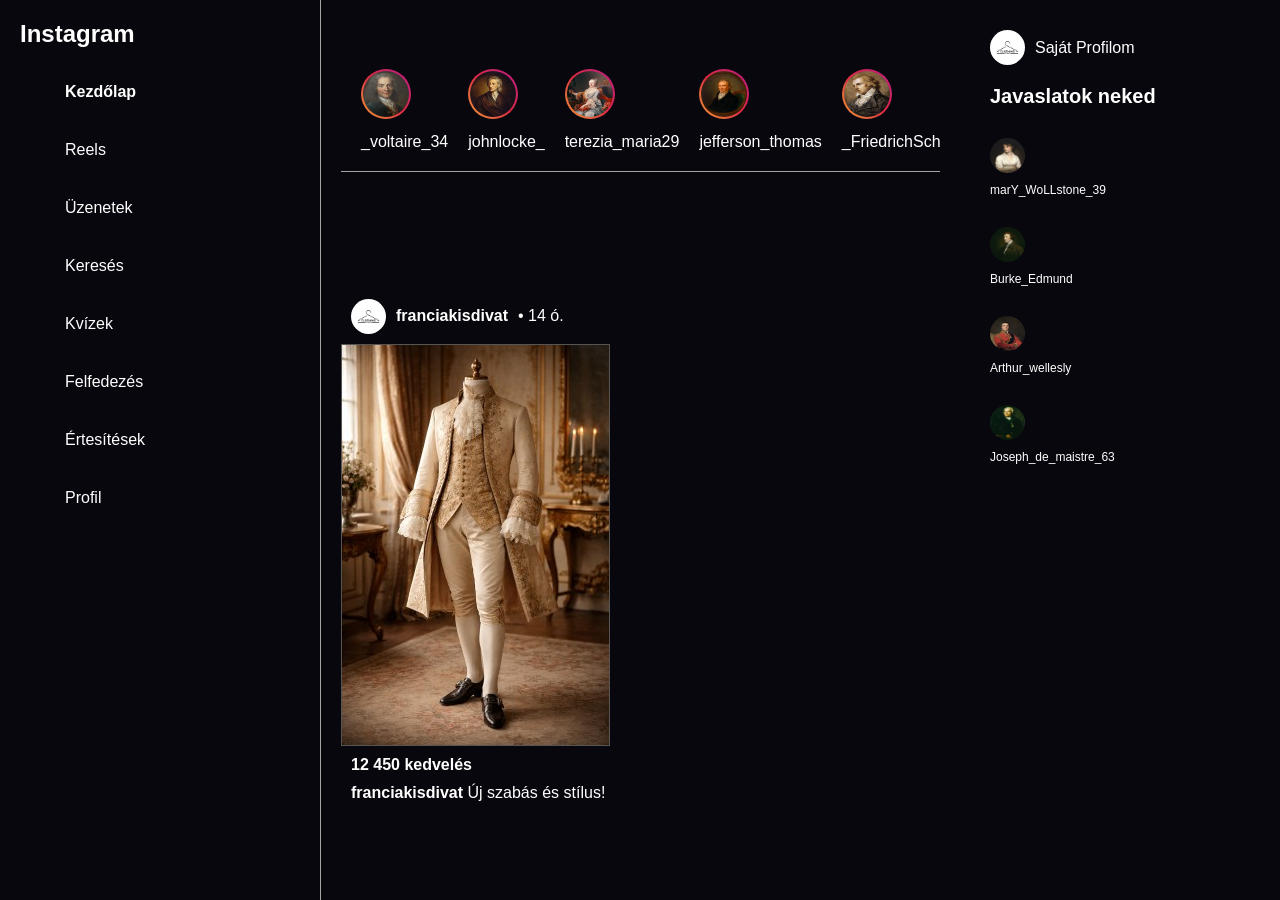
<file: index.html>
<!DOCTYPE html>
<html lang="hu">
<head>
    <meta charset="UTF-8">
    <meta name="description" content="Ez a weboldal egy csoportmunka keretében készült.">
    <meta name="keywords" content="csoportmunka, weboldal, HTML">
    <meta name="author" content="Papp Áron és Kiss Virág">
    <meta name="viewport" content="width=device-width, initial-scale=1.0">
    <title>Felvilágosodás | Csoportmunka</title>
    <link rel="shortcut icon" href="kepek/favicon.png" type="image/x-icon">
    <link rel="stylesheet" href="stilus.css">
    <link rel="stylesheet" href="alap.css">
    <link rel="stylesheet" href="nav.css">
    <link rel="stylesheet" href="reszponzivitas.css">
</head>
<body>
    <main>
         <nav>
            <h1>Instagram</h1>
            <ul>
                <li><a href="index.html"><b>Kezdőlap</b></a></li>
                <li><a href="#">Reels</a></li>
                <li><a href="uzenetek.html">Üzenetek</a></li>
                <li><a href="#">Keresés</a></li>
                <li><a href="kviz.html">Kvízek</a></li>
                <li><a href="#">Felfedezés</a></li>
                <li><a href="#">Értesítések</a></li>
                <li><a href="profil.html">Profil</a></li>
            </ul>
        </nav>

        <article>
            <div class="profilok">
                <div class="profil_golyo">
                    <div class="foryou"><div class="circle"><a href="voltaire.html"><img src="kepek/voltaire_600.jpg" alt="Voltaire"></a></div><span>_voltaire_34</span></div>
                    <div class="foryou"><div class="circle"><a href="johnlocke.html"><img src="kepek/JohnLocke_600.jpg" alt="John Locke"></a></div><span>johnlocke_</span></div>
                    <div class="foryou"><div class="circle"><a href="terezia.html"><img src="kepek/mariaterezia_600.jpg" alt="Tereziá Mária "></a></div><span>terezia_maria29</span></div>
                    <div class="foryou"><div class="circle"><a href="jefferzon.html"><img src="kepek/Thomas_600.jpg" alt="Tereziá Mária "></a></div><span>jefferson_thomas</span></div>
                    <div class="foryou"><div class="circle"><a href="friderich.html"><img src="kepek/Friedrich_600.jpg" alt="Tereziá Mária "></a></div><span>_FriedrichSchiller_</span></div>
                    <div class="foryou"><div class="circle"><a href="goethe.html"><img src="kepek/Johann_600.jpg" alt="Tereziá Mária "></a></div><span>Von_goethe</span></div>
                </div>
            </div>

            <section>
                <div class="profilnev">
                    <img src="kepek/profilpic_600.jpg" alt="főprofilkép">
                    <strong>franciakisdivat</strong> • 14 ó.
                </div>
                <div class="fokontent">
                    <img src="kepek/ferfiruha_600.jpg" alt="">
                </div>
                <div class="kedveles">
                    <p><b>12 450 kedvelés</b></p>
                    <p><b>franciakisdivat </b> Új szabás és stílus!</p>
                </div>
            </section>
        </article>

        <aside>
            <div class="aside-profil">
                <img src="kepek/profilpic_600.jpg" alt="főprofilkép">
                <span>Saját Profilom</span>
            </div>
            <div class="javasolt">
                <h2>Javaslatok neked</h2>
                <img src="kepek/Mary_600.jpg" alt="">
                <p>marY_WoLLstone_39</p>
                <img src="kepek/Edmund_600.jpg" alt="">
                <p>Burke_Edmund</p>
                <img src="kepek/Arthur_600.jpg" alt="">
                <p>Arthur_wellesly</p>
                <img src="kepek/Joseph_600.jpg" alt="">
                <p>Joseph_de_maistre_63</p>
            </div>
        </aside>
    </main>
</body>
</html>
</file>
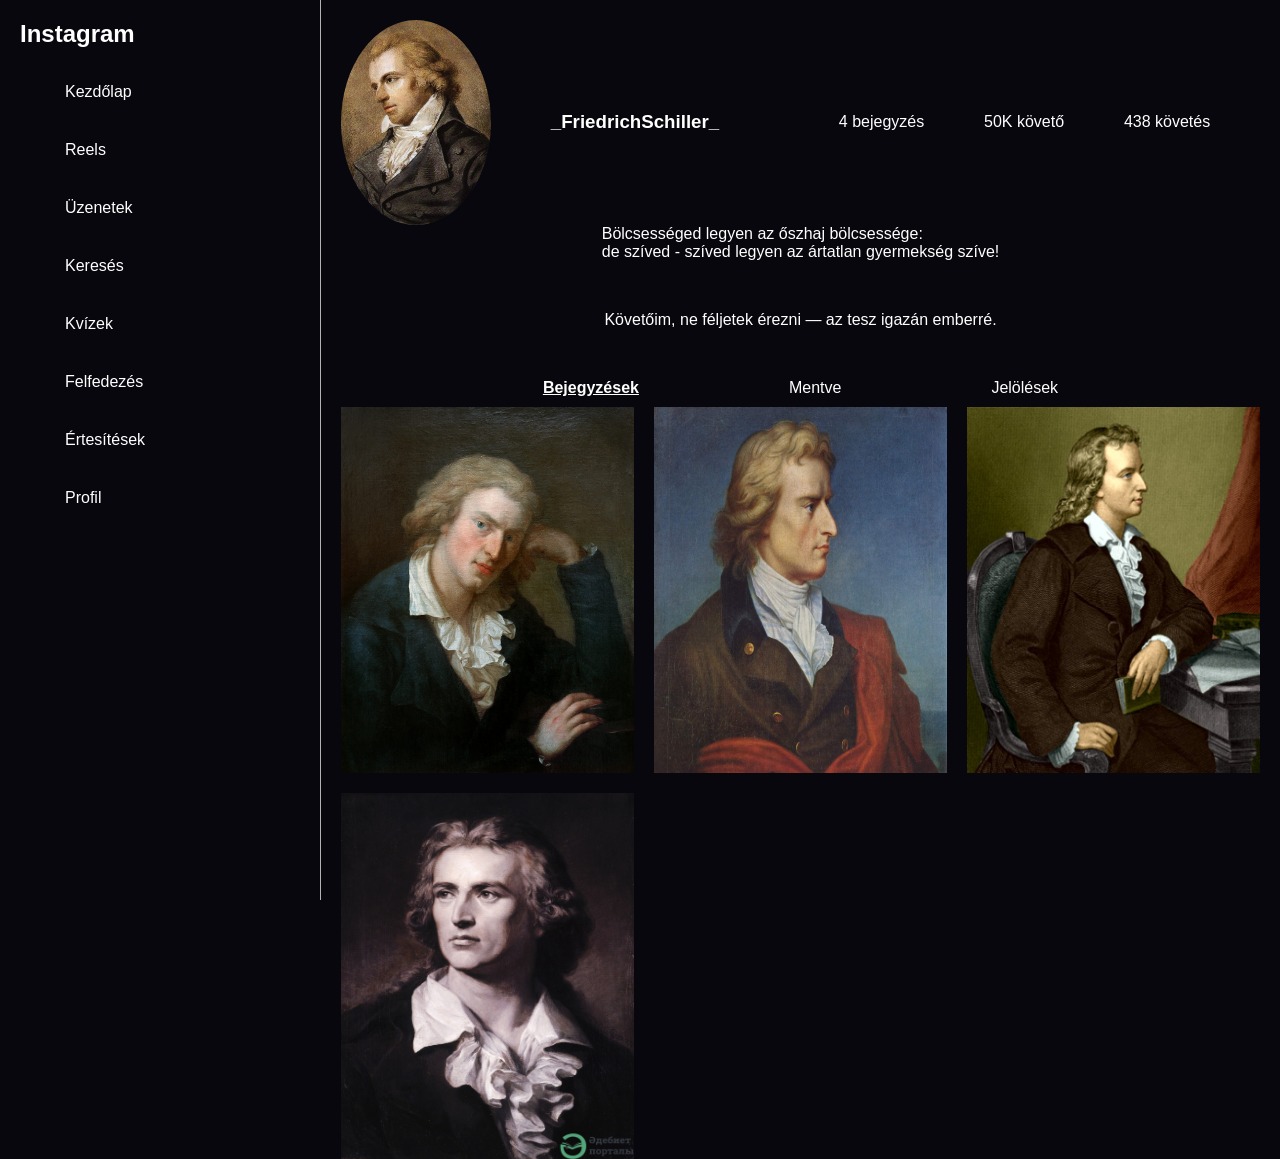
<file: friderich.html>
<!DOCTYPE html>
<html lang="hu">
<head>
    <meta charset="UTF-8">
    <meta name="description" content="Ez a weboldal egy csoportmunka keretében készült.">
    <meta name="keywords" content="csoportmunka, weboldal, HTML">
    <meta name="author" content="Papp Áron és Kiss Virág">
    <meta name="viewport" content="width=device-width, initial-scale=1.0">
    <title>Felvilágosodás | Csoportmunka</title>
    <link rel="shortcut icon" href="kepek/favicon.png" type="image/x-icon">
    <link rel="stylesheet" href="profil.css">
    <link rel="stylesheet" href="nav.css">
    <link rel="stylesheet" href="alap.css">
    <link rel="stylesheet" href="reszponzivitas.css">
</head>
<body>
    <main>
         <nav>
            <h1>Instagram</h1>
            <ul>
                <li><a href="index.html">Kezdőlap</a></li>
                <li><a href="#">Reels</a></li>
                <li><a href="uzenetek.html">Üzenetek</a></li>
                <li><a href="#">Keresés</a></li>
                <li><a href="kviz.html">Kvízek</a></li>
                <li><a href="#">Felfedezés</a></li>
                <li><a href="#">Értesítések</a></li>
                <li><a href="profil.html">Profil</a></li>
            </ul>
        </nav>
        <article>
            <div class="profilname">
                <img src="kepek/Friedrich_600.jpg" alt="profilpic">
                <h3>_FriedrichSchiller_</h3><br>
                <p>4 bejegyzés</p>
                <p>50K követő</p>
                <p>438 követés</p>
            </div>

            <div class="bio">
                <p>Bölcsességed legyen az őszhaj bölcsessége: <br>de szíved - szíved legyen az ártatlan gyermekség szíve!</p>
            </div>

            <div class="bio">
                <p>Követőim, ne féljetek érezni — az tesz igazán emberré.</p>
            </div>

            <div class="elnevezesek">
                <p><b><u>Bejegyzések</u></b></p>
                <p>Mentve</p>
                <p>Jelölések</p>
            </div>

            <div class="bejegyzesek">
                <img src="kepek/friderich_bejegyzes1.webp" alt="">
                <img src="kepek/friderich_bejegyzes2.webp" alt="">
                <img src="kepek/friderich_bejegyzes3.webp" alt="">
                <img src="kepek/friderich_bejegyzes4.webp" alt="">
            </div>
        </article>
    </main>
</body>
</html>
</file>
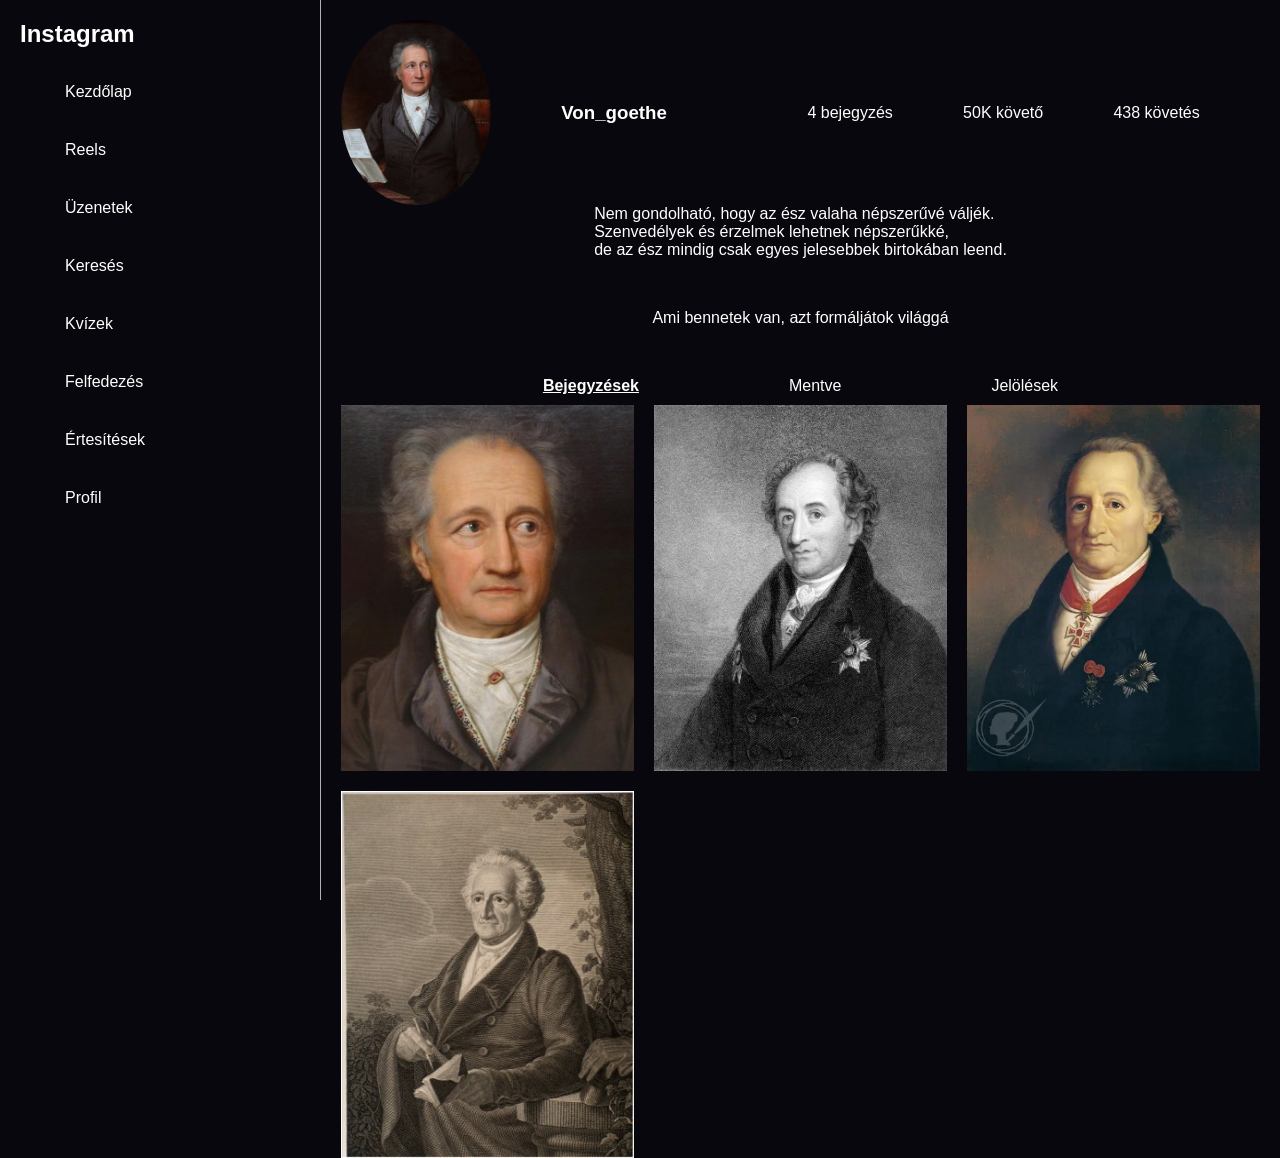
<file: goethe.html>
<!DOCTYPE html>
<html lang="hu">
<head>
    <meta charset="UTF-8">
    <meta name="description" content="Ez a weboldal egy csoportmunka keretében készült.">
    <meta name="keywords" content="csoportmunka, weboldal, HTML">
    <meta name="author" content="Papp Áron és Kiss Virág">
    <meta name="viewport" content="width=device-width, initial-scale=1.0">
    <title>Felvilágosodás | Csoportmunka</title>
    <link rel="shortcut icon" href="kepek/favicon.png" type="image/x-icon">
    <link rel="stylesheet" href="profil.css">
    <link rel="stylesheet" href="nav.css">
    <link rel="stylesheet" href="alap.css">
    <link rel="stylesheet" href="reszponzivitas.css">
</head>
<body>
    <main>
         <nav>
            <h1>Instagram</h1>
            <ul>
                <li><a href="index.html">Kezdőlap</a></li>
                <li><a href="#">Reels</a></li>
                <li><a href="uzenetek.html">Üzenetek</a></li>
                <li><a href="#">Keresés</a></li>
                <li><a href="kviz.html">Kvízek</a></li>
                <li><a href="#">Felfedezés</a></li>
                <li><a href="#">Értesítések</a></li>
                <li><a href="profil.html">Profil</a></li>
            </ul>
        </nav>
        <article>
            <div class="profilname">
                <img src="kepek/Johann_600.jpg" alt="profilpic">
                <h3>Von_goethe</h3><br>
                <p>4 bejegyzés</p>
                <p>50K követő</p>
                <p>438 követés</p>
            </div>

            <div class="bio">
                <p>Nem gondolható, hogy az ész valaha nép­szerűvé váljék. <br>Szenvedélyek és érzelmek lehetnek népszerűkké, <br>de az ész mindig csak egyes jelesebbek birtokában leend.</p>
            </div>

            <div class="bio">
                <p>Ami bennetek van, azt formáljátok világgá</p>
            </div>

            <div class="elnevezesek">
                <p><b><u>Bejegyzések</u></b></p>
                <p>Mentve</p>
                <p>Jelölések</p>
            </div>

            <div class="bejegyzesek">
                <img src="kepek/goethe_bejegyzes1_600.jpg" alt="">
                <img src="kepek/goethe_bejegyzes2.jpg" alt="">
                <img src="kepek/goethe_bejegyzes3.jpg" alt="">
                <img src="kepek/goethe_bejegyzes4_600.jpg" alt="">
            </div>
        </article>
    </main>
</body>
</html>
</file>
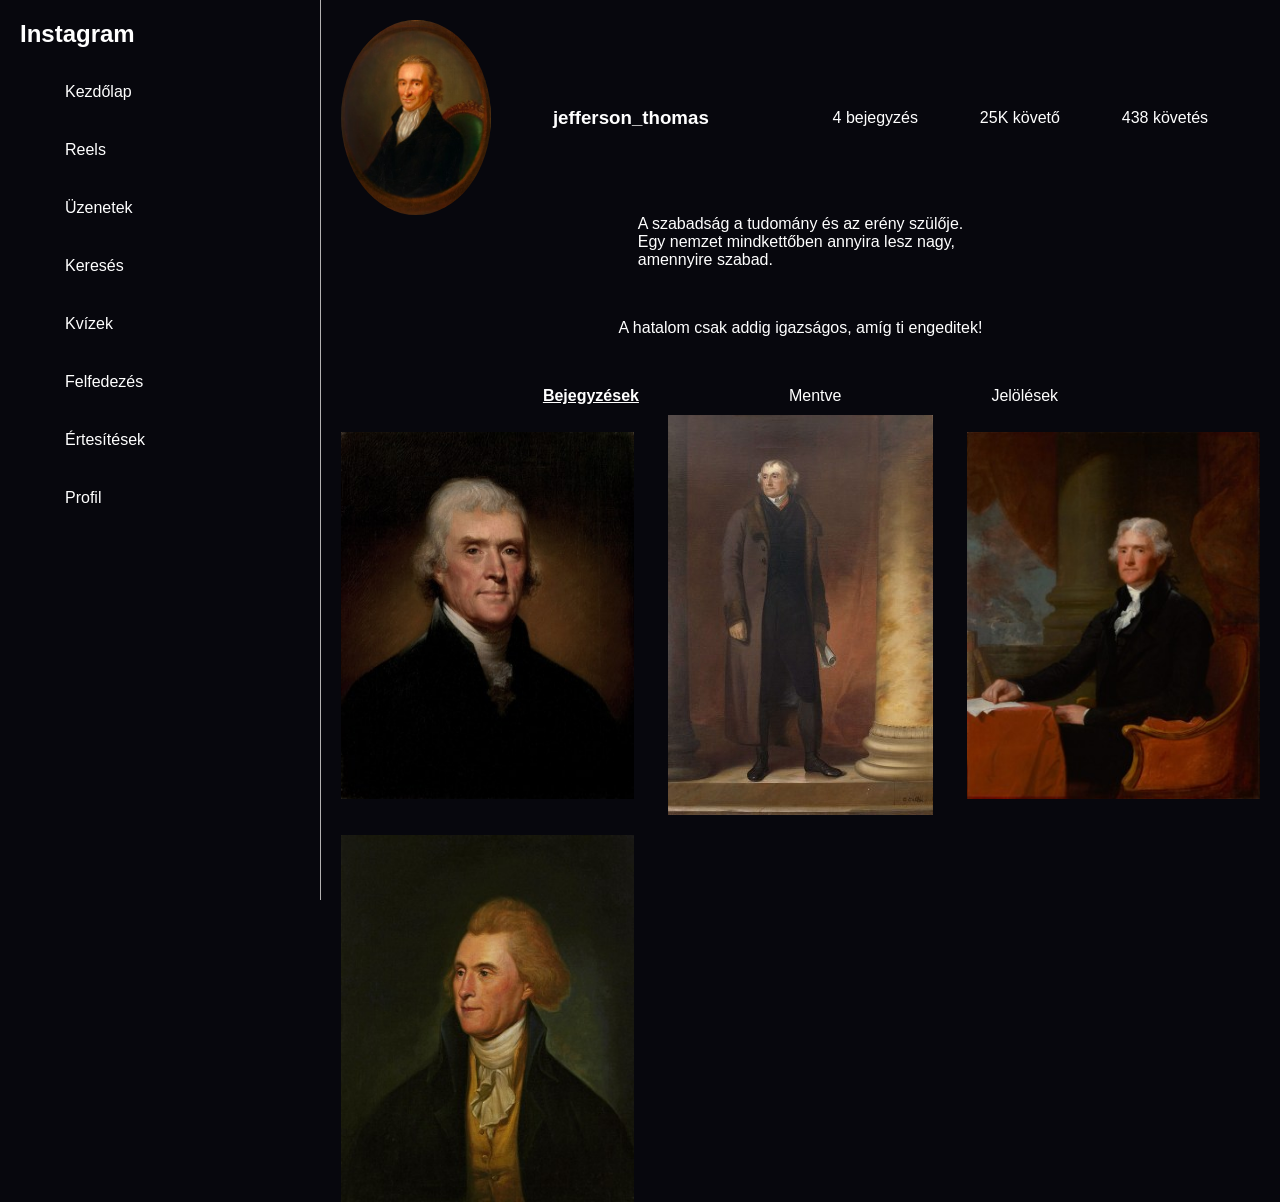
<file: jefferzon.html>
<!DOCTYPE html>
<html lang="hu">
<head>
    <meta charset="UTF-8">
    <meta name="description" content="Ez a weboldal egy csoportmunka keretében készült.">
    <meta name="keywords" content="csoportmunka, weboldal, HTML">
    <meta name="author" content="Papp Áron és Kiss Virág">
    <meta name="viewport" content="width=device-width, initial-scale=1.0">
    <title>Felvilágosodás | Csoportmunka</title>
    <link rel="shortcut icon" href="kepek/favicon.png" type="image/x-icon">
    <link rel="stylesheet" href="profil.css">
    <link rel="stylesheet" href="nav.css">
    <link rel="stylesheet" href="alap.css">
    <link rel="stylesheet" href="reszponzivitas.css">
</head>
<body>
    <main>
         <nav>
            <h1>Instagram</h1>
            <ul>
                <li><a href="index.html">Kezdőlap</a></li>
                <li><a href="#">Reels</a></li>
                <li><a href="uzenetek.html">Üzenetek</a></li>
                <li><a href="#">Keresés</a></li>
                <li><a href="kviz.html">Kvízek</a></li>
                <li><a href="#">Felfedezés</a></li>
                <li><a href="#">Értesítések</a></li>
                <li><a href="profil.html">Profil</a></li>
            </ul>
        </nav>
        <article>
            <div class="profilname">
                <img src="kepek/Thomas_600.jpg" alt="profilpic">
                <h3>jefferson_thomas</h3><br>
                <p>4 bejegyzés</p>
                <p>25K követő</p>
                <p>438 követés</p>
            </div>

            <div class="bio">
                <p>A szabadság a tudomány és az erény szülője. <br>Egy nemzet mindkettőben annyira lesz nagy, <br>amennyire szabad.</p>
            </div>

            <div class="bio">
                <p>A hatalom csak addig igazságos, amíg ti engeditek!</p>
            </div>

            <div class="elnevezesek">
                <p><b><u>Bejegyzések</u></b></p>
                <p>Mentve</p>
                <p>Jelölések</p>
            </div>

            <div class="bejegyzesek">
                <img src="kepek/thomas_bejegyzes1_600.jpg" alt="">
                <img src="kepek/thomas_bejegyzes2_600.jpg" alt="">
                <img src="kepek/thomas_bejegyzes3_600.jpg" alt="">
                <img src="kepek/thomas_bejegyzes4_600.jpg" alt="">
            </div>
        </article>
    </main>
</body>
</html>
</file>
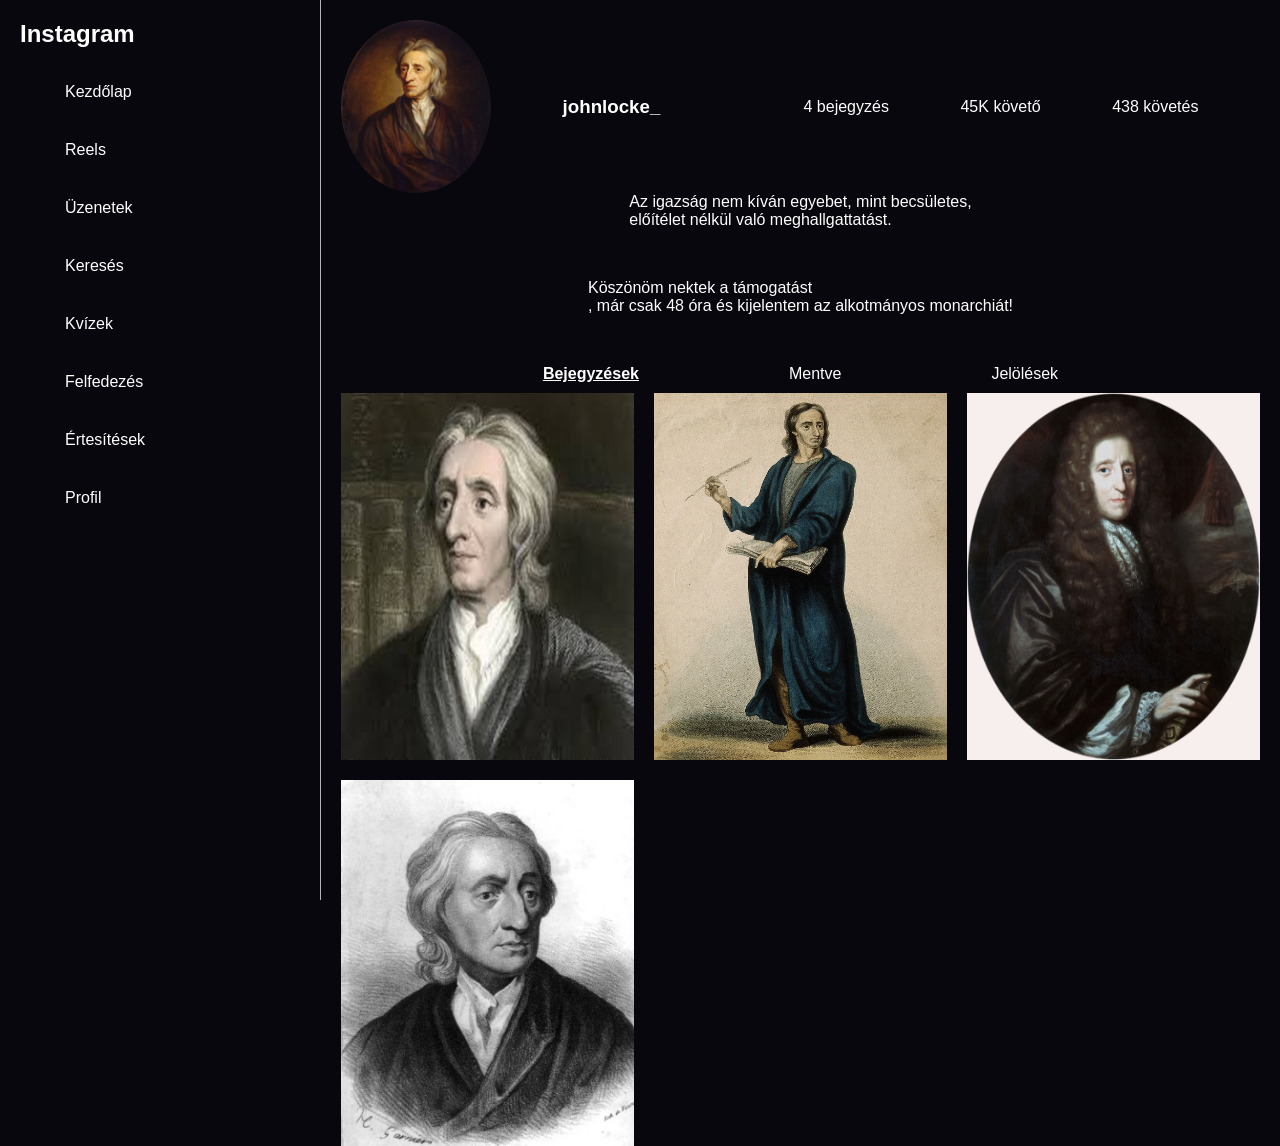
<file: johnlocke.html>
<!DOCTYPE html>
<html lang="hu">
<head>
    <meta charset="UTF-8">
    <meta name="description" content="Ez a weboldal egy csoportmunka keretében készült.">
    <meta name="keywords" content="csoportmunka, weboldal, HTML">
    <meta name="author" content="Papp Áron és Kiss Virág">
    <meta name="viewport" content="width=device-width, initial-scale=1.0">
    <title>Felvilágosodás | Csoportmunka</title>
    <link rel="shortcut icon" href="kepek/favicon.png" type="image/x-icon">
    <link rel="stylesheet" href="profil.css">
    <link rel="stylesheet" href="nav.css">
    <link rel="stylesheet" href="alap.css">
    <link rel="stylesheet" href="reszponzivitas.css">
</head>
<body>
    <main>
        <nav>
            <h1>Instagram</h1>
            <ul>
                <li><a href="index.html">Kezdőlap</a></li>
                <li><a href="#">Reels</a></li>
                <li><a href="uzenetek.html">Üzenetek</a></li>
                <li><a href="#">Keresés</a></li>
                <li><a href="kviz.html">Kvízek</a></li>
                <li><a href="#">Felfedezés</a></li>
                <li><a href="#">Értesítések</a></li>
                <li><a href="profil.html">Profil</a></li>
            </ul>
        </nav>
        <article>
            <div class="profilname">
                <img src="kepek/JohnLocke_600.jpg" alt="profilpic">
                <h3>johnlocke_</h3><br>
                <p>4 bejegyzés</p>
                <p>45K követő</p>
                <p>438 követés</p>
            </div>

            <div class="bio">
                <p>Az igazság nem kíván egyebet, mint becsületes, <br>előítélet nélkül való meghallgattatást. </p>
            </div>

            <div class="bio">
                <p>Köszönöm nektek a támogatást <br>, már csak 48 óra és kijelentem az alkotmányos monarchiát!</p>
            </div>

            <div class="elnevezesek">
                <p><b><u>Bejegyzések</u></b></p>
                <p>Mentve</p>
                <p>Jelölések</p>
            </div>

            <div class="bejegyzesek">
                <img src="kepek/locke_bejegyzes1_600.jpg" alt="">
                <img src="kepek/locke_bejegyzes2.jpg" alt="">
                <img src="kepek/locke_bejegyzes3.jpg" alt="">
                <img src="kepek/locke_bejegyzes4_600.jpg" alt="">
            </div>
        </article>
    </main>
</body>
</html>
</file>
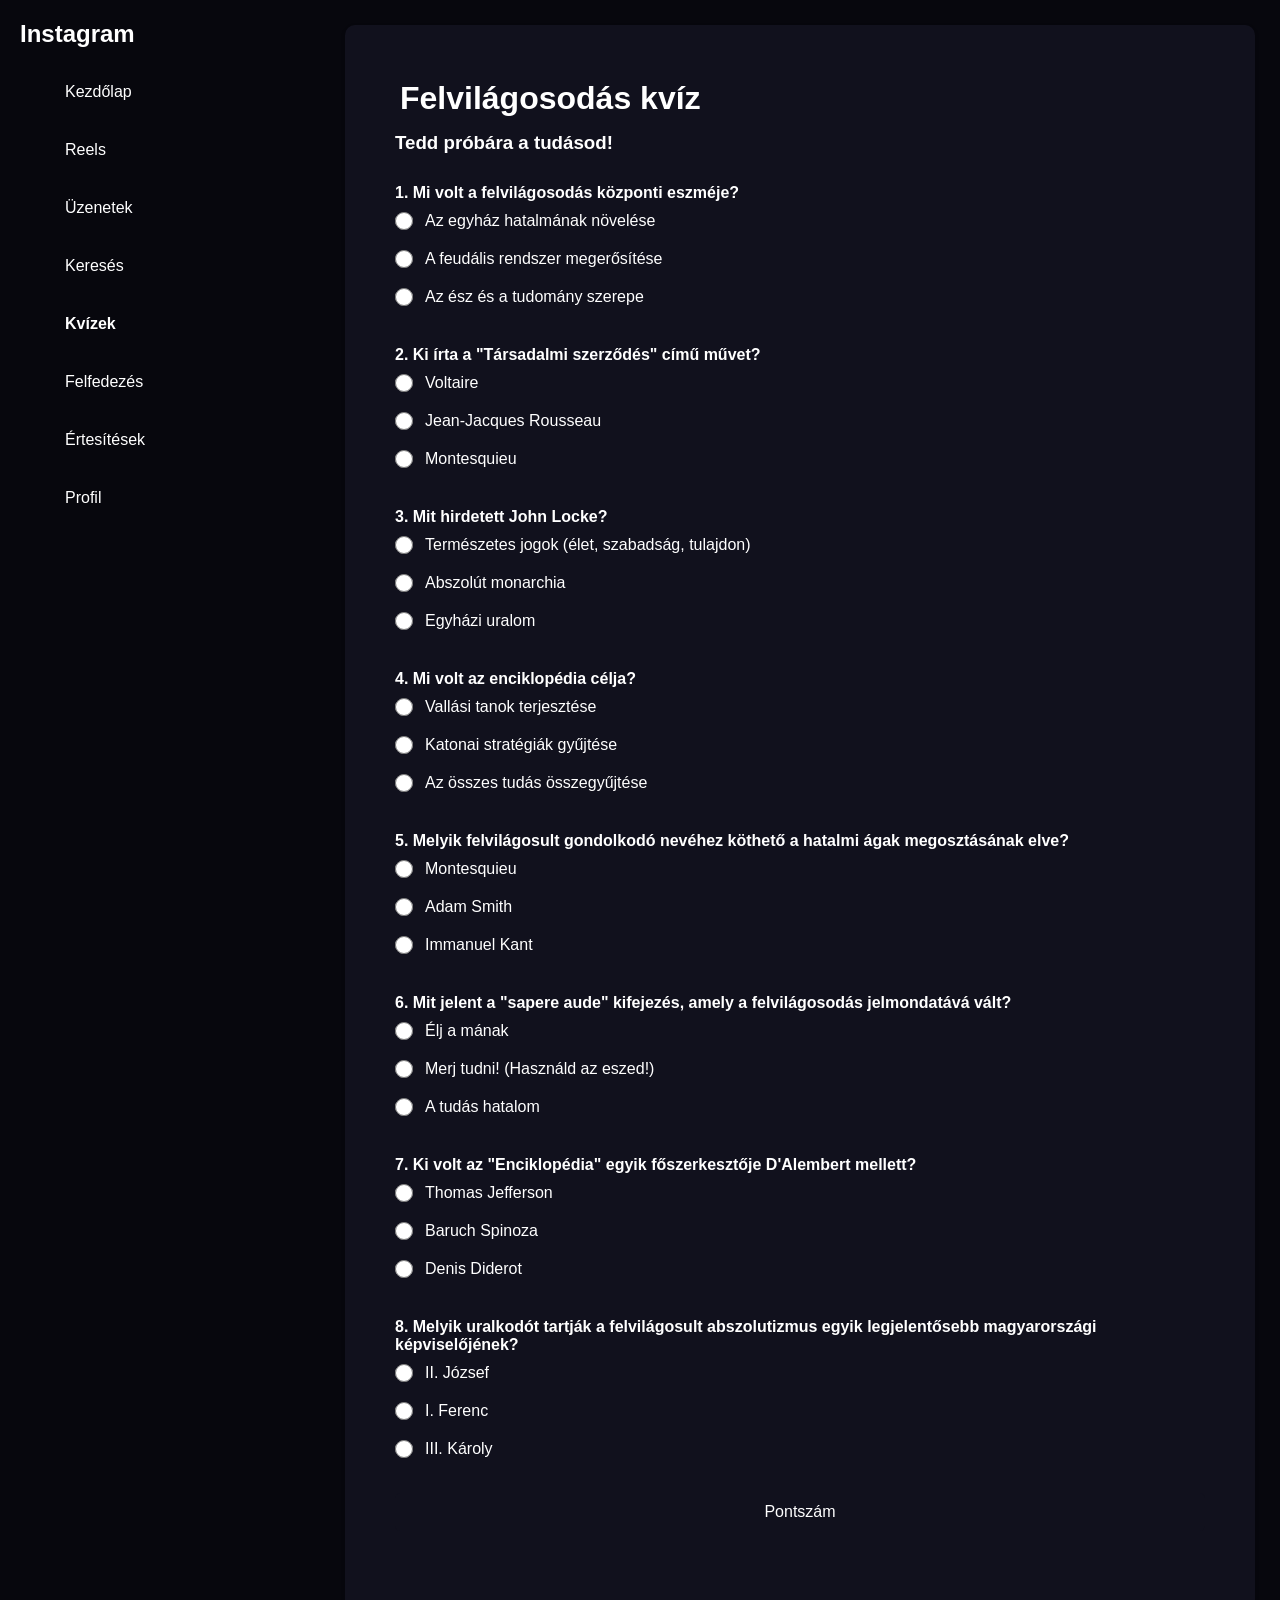
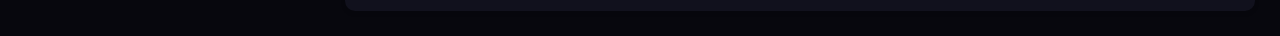
<file: kviz.html>
<!DOCTYPE html>
<html lang="hu">
<head>
    <meta charset="UTF-8">
    <meta name="description" content="Ez a weboldal egy csoportmunka keretében készült.">
    <meta name="keywords" content="csoportmunka, weboldal, HTML">
    <meta name="author" content="Papp Áron és Kiss Virág">
    <meta name="viewport" content="width=device-width, initial-scale=1.0">
    <link rel="shortcut icon" href="kepek/favicon.png" type="image/x-icon">
    <link rel="stylesheet" href="stilus.css">
    <link rel="stylesheet" href="alap.css">
    <link rel="stylesheet" href="nav.css">
    <link rel="stylesheet" href="reszponzivitas.css">
    <link rel="stylesheet" href="kviz.css">
    <title>Felvilágosodás | Csoportmunka</title>
</head>
<body>
     
    <main>
        <nav>
            <h1>Instagram</h1>
            <ul>
                <li><a href="index.html">Kezdőlap</a></li>
                <li><a href="#">Reels</a></li>
                <li><a href="uzenetek.html">Üzenetek</a></li>
                <li><a href="#">Keresés</a></li>
                <li><a href="kviz.html"><b>Kvízek</b></a></li>
                <li><a href="#">Felfedezés</a></li>
                <li><a href="#">Értesítések</a></li>
                <li><a href="profil.html">Profil</a></li>
            </ul>
        </nav>

        <form class="quiz-container">
            <h1>Felvilágosodás kvíz</h1>
            <h3>Tedd próbára a tudásod!</h3>

            <p><b>1. Mi volt a felvilágosodás központi eszméje?</b></p>

            <label for="elso-b">
                <input type="radio" id="elso-b" name="elso" value="b" class="incorrect"> <span>Az egyház hatalmának növelése</span>
            </label>
            <label for="elso-c">
                <input type="radio" id="elso-c" name="elso" value="c" class="incorrect"> <span>A feudális rendszer megerősítése</span>
            </label>
            <label for="elso-a">
                <input type="radio" id="elso-a" name="elso" value="a" class="correct"> <span>Az ész és a tudomány szerepe</span>
            </label>

   
            <p><b>2. Ki írta a "Társadalmi szerződés" című művet?</b></p>

            <label for="masodik-b">
                <input type="radio" id="masodik-b" name="masodik" value="b" class="not(.correct)"> <span>Voltaire</span>
            </label>

            <label for="masodik-a">
                <input type="radio" id="masodik-a" name="masodik" value="a" class="correct"> <span>Jean-Jacques Rousseau</span>
            </label>

            <label for="masodik-c">
                <input type="radio" id="masodik-c" name="masodik" value="c" class="not(.correct)"> <span>Montesquieu</span>
            </label>

  
            <p><b>3. Mit hirdetett John Locke?</b></p>
            <label for="harmadik-a">
                <input type="radio" id="harmadik-a" name="harmadik" value="a" class="correct"> <span>Természetes jogok (élet, szabadság, tulajdon)</span>
            </label>
            <label for="harmadik-b">
                <input type="radio" id="harmadik-b" name="harmadik" value="b" class="not(.correct)"> <span>Abszolút monarchia</span>
            </label>
            <label for="harmadik-c">
                <input type="radio" id="harmadik-c" name="harmadik" value="c" class="not(.correct)"> <span>Egyházi uralom</span>
            </label>


            
            <p><b>4. Mi volt az enciklopédia célja?</b></p>

            <label for="negyedik-b">
                <input type="radio" id="negyedik-b" name="negyedik" value="b" class="not(.correct)"> <span>Vallási tanok terjesztése</span>
            </label>

            <label for="negyedik-c">
                <input type="radio" id="negyedik-c" name="negyedik" value="c" class="not(.correct)"> <span>Katonai stratégiák gyűjtése</span>
            </label>

            <label for="negyedik-a">
                <input type="radio" id="negyedik-a" name="negyedik" value="a" class="correct"><span> Az összes tudás összegyűjtése</span>
            </label>

            <p><b>5. Melyik felvilágosult gondolkodó nevéhez köthető a hatalmi ágak megosztásának elve?</b></p>

            <label for="otodik-a">
                <input type="radio" id="otodik-a" name="otodik" value="a" class="correct"> <span>Montesquieu</span>
            </label>
            <label for="otodik-b">
                <input type="radio" id="otodik-b" name="otodik" value="b" class="not(.correct)"> <span>Adam Smith</span>
            </label>
            <label for="otodik-c">
                <input type="radio" id="otodik-c" name="otodik" value="c" class="not(.correct)"> <span>Immanuel Kant</span>
            </label>

            <p><b>6. Mit jelent a "sapere aude" kifejezés, amely a felvilágosodás jelmondatává vált?</b></p>

            <label for="hatodik-b">
                <input type="radio" id="hatodik-b" name="hatodik" value="b" class="not(.correct)"> <span>Élj a mának</span>
            </label>
            <label for="hatodik-a">
                <input type="radio" id="hatodik-a" name="hatodik" value="a" class="correct"> <span>Merj tudni! (Használd az eszed!)</span>
            </label>
            <label for="hatodik-c">
                <input type="radio" id="hatodik-c" name="hatodik" value="c" class="not(.correct)"> <span>A tudás hatalom</span>
            </label>

            <p><b>7. Ki volt az "Enciklopédia" egyik főszerkesztője D'Alembert mellett?</b></p>

            <label for="hetedik-b">
                <input type="radio" id="hetedik-b" name="hetedik" value="b" class="not(.correct)"> <span>Thomas Jefferson</span>
            </label>
            <label for="hetedik-c">
                <input type="radio" id="hetedik-c" name="hetedik" value="c" class="not(.correct)"> <span>Baruch Spinoza</span>
            </label>
            <label for="hetedik-a">
                <input type="radio" id="hetedik-a" name="hetedik" value="a" class="correct"> <span>Denis Diderot</span>
            </label>

            <p><b>8. Melyik uralkodót tartják a felvilágosult abszolutizmus egyik legjelentősebb magyarországi képviselőjének?</b></p>

            <label for="nyolcadik-a">
                <input type="radio" id="nyolcadik-a" name="nyolcadik" value="a" class="correct"> <span>II. József</span>
            </label>
            <label for="nyolcadik-b">
                <input type="radio" id="nyolcadik-b" name="nyolcadik" value="b" class="not(.correct)"> <span>I. Ferenc</span>
            </label>
            <label for="nyolcadik-c">
                <input type="radio" id="nyolcadik-c" name="nyolcadik" value="c" class="not(.correct)"> <span>III. Károly</span>
            </label>

            <button type="button" onclick="checkAnswers()">Pontszám</button>

            <p id="result"></p>
        </form>

        <script>
        function checkAnswers() {
            let score = 0;

            let elso = document.querySelector('input[name="elso"]:checked');
            let masodik = document.querySelector('input[name="masodik"]:checked');
            let harmadik = document.querySelector('input[name="harmadik"]:checked');
            let negyedik = document.querySelector('input[name="negyedik"]:checked');
            let otodik = document.querySelector('input[name="otodik"]:checked');
            let hatodik = document.querySelector('input[name="hatodik"]:checked');
            let hetedik = document.querySelector('input[name="hetedik"]:checked');
            let nyolcadik = document.querySelector('input[name="nyolcadik"]:checked');

            if (elso && elso.value === "a") score++;
            if (masodik && masodik.value === "a") score++;
            if (harmadik && harmadik.value === "a") score++;
            if (negyedik && negyedik.value === "a") score++;
            if (otodik && otodik.value === "a") score++;
            if (hatodik && hatodik.value === "a") score++;
            if (hetedik && hetedik.value === "a") score++;
            if (nyolcadik && nyolcadik.value === "a") score++;

            document.getElementById("result").innerText = 
                "Pontszám: " + score + "/8";
        }
        </script>
    </main>
    
</body>
</html>
</file>
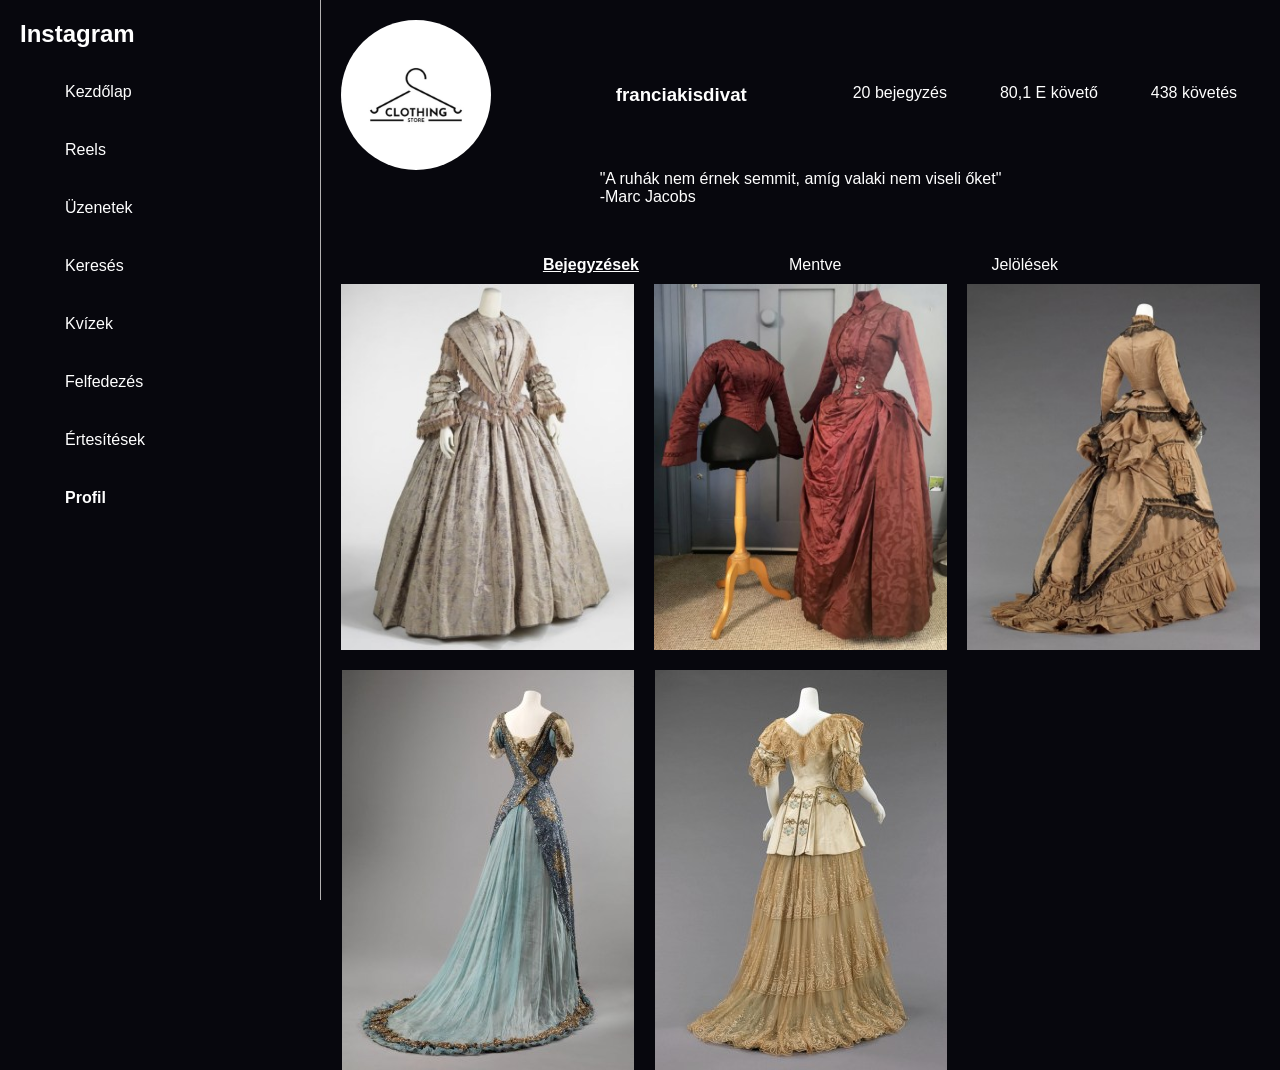
<file: profil.html>
<!doctype html>
<html lang="hu">
  <head>
    <meta charset="UTF-8" />
    <meta
      name="description"
      content="Ez a weboldal egy csoportmunka keretében készült."
    />
    <meta name="keywords" content="csoportmunka, weboldal, HTML" />
    <meta name="author" content="Papp Áron és Kiss Virág" />
    <meta name="viewport" content="width=device-width, initial-scale=1.0" />
    <title>Felvilágosodás | Csoportmunka</title>
    <link rel="shortcut icon" href="kepek/favicon.png" type="image/x-icon" />
    <link rel="stylesheet" href="profil.css" />
    <link rel="stylesheet" href="nav.css" />
    <link rel="stylesheet" href="alap.css" />
    <link rel="stylesheet" href="reszponzivitas.css">
  </head>
  <body>
    <main>
      <nav>
            <h1>Instagram</h1>
            <ul>
                <li><a href="index.html">Kezdőlap</a></li>
                <li><a href="#">Reels</a></li>
                <li><a href="uzenetek.html">Üzenetek</a></li>
                <li><a href="#">Keresés</a></li>
                <li><a href="kviz.html">Kvízek</a></li>
                <li><a href="#">Felfedezés</a></li>
                <li><a href="#">Értesítések</a></li>
                <li><a href="profil.html"><b>Profil</b></a></li>
            </ul>
        </nav>
      <article>
        <div class="profilname">
          <img src="kepek/profilpic_600.jpg" alt="profilpic" />
          <div class="elrendezes">
            <h3>franciakisdivat</h3>
            <br />
            <p>20 bejegyzés</p>
            <p>80,1 E követő</p>
            <p>438 követés</p>
          </div>
        </div>

        <div class="bio">
          <p>
            "A ruhák nem érnek semmit, amíg valaki nem viseli őket"<br />
            -Marc Jacobs
          </p>
        </div>

        <div class="elnevezesek">
          <p>
            <b><u>Bejegyzések</u></b>
          </p>
          <p>Mentve</p>
          <p>Jelölések</p>
        </div>

        <div class="bejegyzesek">
          <img src="kepek/noiruha2_600.jpg" alt="ruha1" />
          <img src="kepek/noiruha3_600.jpg" alt="ruha2" />
          <img src="kepek/noiruha4_600.jpg" alt="ruha3" />
          <img src="kepek/noiruha6_600.jpg" alt="ruha5" />
          <img src="kepek/noiruha7_600.jpg" alt="ruha6" />
        </div>
      </article>
    </main>
  </body>
</html>
</file>
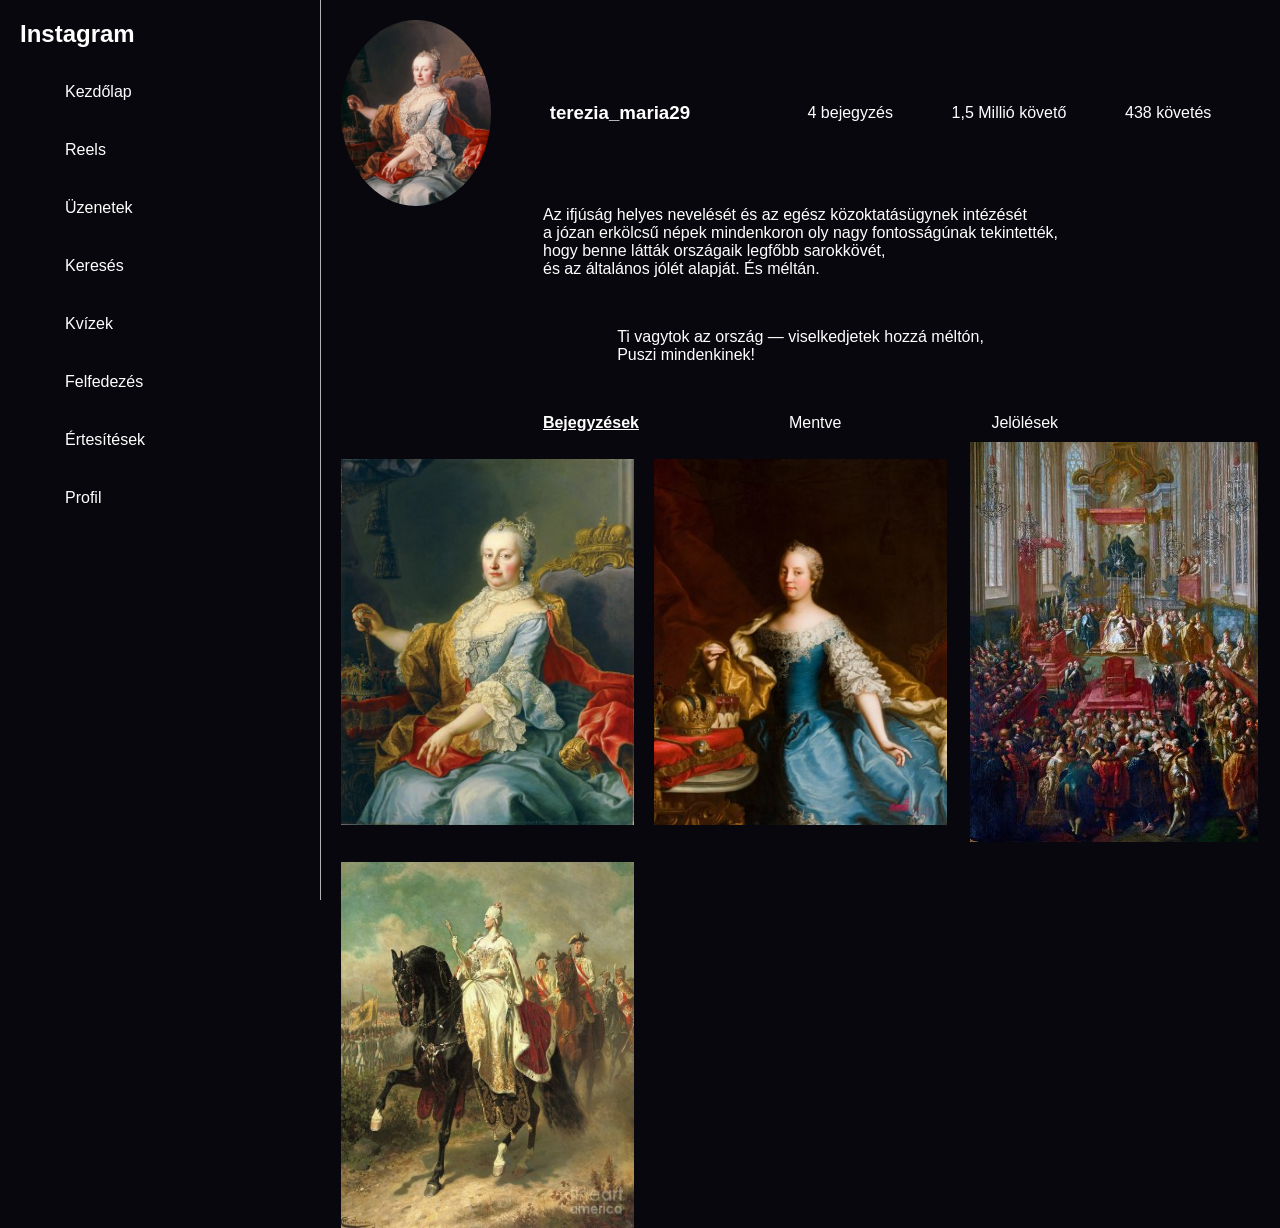
<file: terezia.html>
<!DOCTYPE html>
<html lang="hu">
<head>
    <meta charset="UTF-8">
    <meta name="description" content="Ez a weboldal egy csoportmunka keretében készült.">
    <meta name="keywords" content="csoportmunka, weboldal, HTML">
    <meta name="author" content="Papp Áron és Kiss Virág">
    <meta name="viewport" content="width=device-width, initial-scale=1.0">
    <title>Felvilágosodás | Csoportmunka</title>
    <link rel="shortcut icon" href="kepek/favicon.png" type="image/x-icon">
    <link rel="stylesheet" href="profil.css">
    <link rel="stylesheet" href="nav.css">
    <link rel="stylesheet" href="alap.css">
    <link rel="stylesheet" href="reszponzivitas.css">
</head>
<body>
    <main>
        <nav>
            <h1>Instagram</h1>
            <ul>
                <li><a href="index.html">Kezdőlap</a></li>
                <li><a href="#">Reels</a></li>
                <li><a href="uzenetek.html">Üzenetek</a></li>
                <li><a href="#">Keresés</a></li>
                <li><a href="kviz.html">Kvízek</a></li>
                <li><a href="#">Felfedezés</a></li>
                <li><a href="#">Értesítések</a></li>
                <li><a href="profil.html">Profil</a></li>
            </ul>
        </nav>
        <article>
            <div class="profilname">
                <img src="kepek/mariaterezia_600.jpg" alt="profilpic">
                <h3>terezia_maria29</h3><br>
                <p>4 bejegyzés</p>
                <p>1,5 Millió követő</p>
                <p>438 követés</p>
            </div>

            <div class="bio">
                <p>Az ifjúság helyes nevelését és az egész közoktatásügynek intézését <br>a józan erkölcsű népek mindenkoron oly nagy fontosságúnak tekintették,<br> hogy benne látták országaik legfőbb sarokkövét, <br>és az általános jólét alapját. És méltán.</p>
            </div>

            <div class="bio">
                <p>Ti vagytok az ország — viselkedjetek hozzá méltón, <br>Puszi mindenkinek!</p>
            </div>

            <div class="elnevezesek">
                <p><b><u>Bejegyzések</u></b></p>
                <p>Mentve</p>
                <p>Jelölések</p>
            </div>

            <div class="bejegyzesek">
                <img src="kepek/terezia_bejegyzes1_600.jpg" alt="">
                <img src="kepek/terezia_bejegyzes2_600.jpg" alt="">
                <img src="kepek/terezia_bejegyzes3_600.jpg" alt="">
                <img src="kepek/terezia_bejegyzes4_600.jpg" alt="">
            </div>
        </article>
    </main>
</body>
</html>
</file>
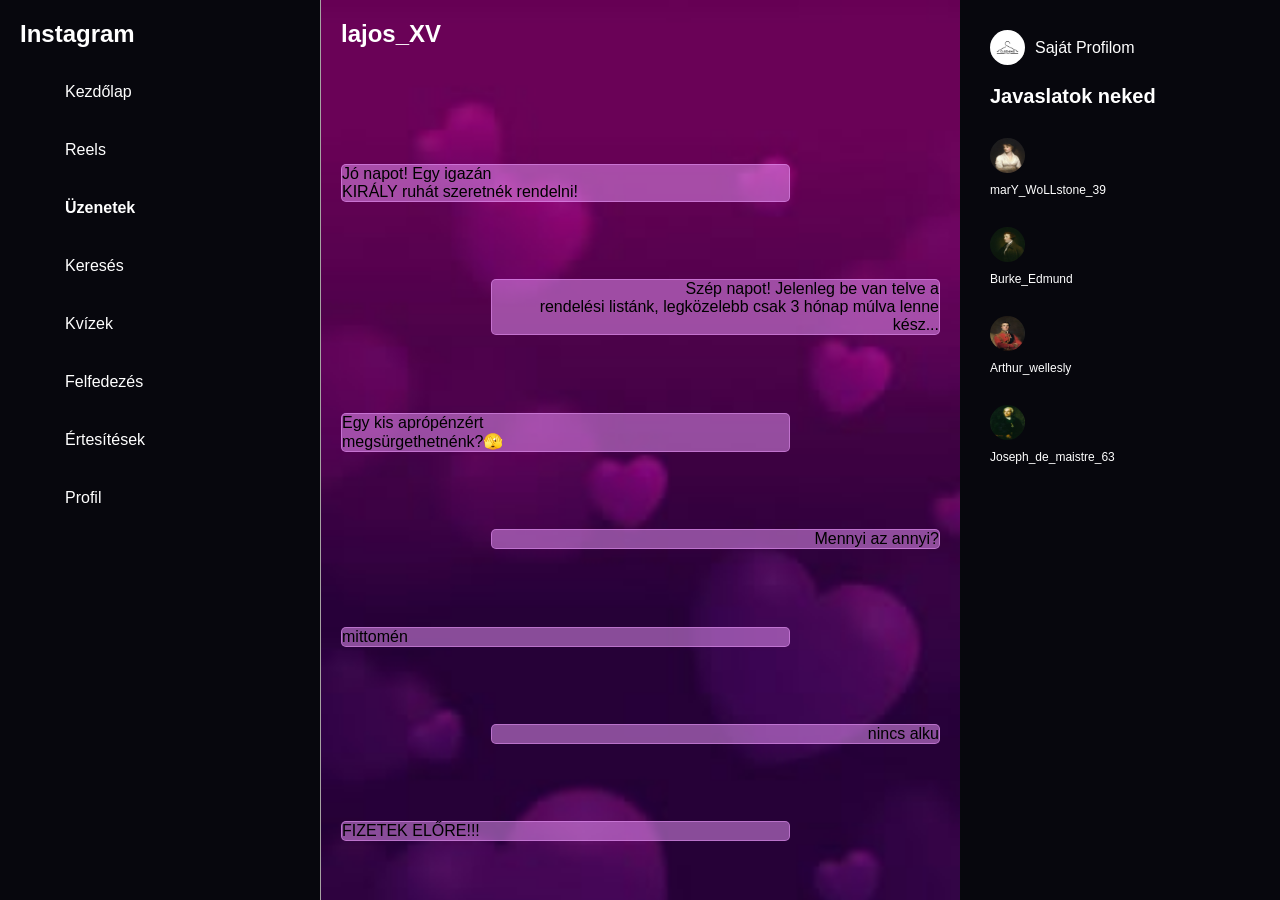
<file: uzenetek.html>
<!DOCTYPE html>
<html lang="hu">
<head>
    <meta charset="UTF-8">
    <meta name="description" content="Ez a weboldal egy csoportmunka keretében készült.">
    <meta name="keywords" content="csoportmunka, weboldal, HTML">
    <meta name="author" content="Papp Áron és Kiss Virág">
    <meta name="viewport" content="width=device-width, initial-scale=1.0">
    <title>Felvilágosodás | Csoportmunka</title>
    <link rel="shortcut icon" href="kepek/favicon.png" type="image/x-icon">
    <link rel="stylesheet" href="stilus.css">
    <link rel="stylesheet" href="alap.css">
    <link rel="stylesheet" href="nav.css">
    <link rel="stylesheet" href="reszponzivitas.css">
    <link rel="stylesheet" href="uzenetek.css">
</head>
<body>
    <main>
        <nav>
            <h1>Instagram</h1>
            <ul>
                <li><a href="index.html">Kezdőlap</a></li>
                <li><a href="#">Reels</a></li>
                <li><a href="uzenetek.html"><b>Üzenetek</b></a></li>
                <li><a href="#">Keresés</a></li>
                <li><a href="kviz.html">Kvízek</a></li>
                <li><a href="#">Felfedezés</a></li>
                <li><a href="#">Értesítések</a></li>
                <li><a href="profil.html">Profil</a></li>
            </ul>
        </nav>

        <article>
            <h2>lajos_XV</h2>

            <div class="text1">
                <p>Jó napot! Egy igazán <br>KIRÁLY ruhát szeretnék rendelni!</p>
            </div>

            <div class="text2">
                <p>Szép napot! Jelenleg be van telve a <br>rendelési listánk, legközelebb csak 3 hónap múlva lenne kész...</p>
            </div>

            <div class="text1">
                <p>Egy kis aprópénzért <br> megsürgethetnénk?🫣</p>
            </div>

            <div class="text2">
                <p>Mennyi az annyi?</p>
            </div>

            <div class="text1">
                <p>mittomén</p>
            </div>

            <div class="text2">
                <p>nincs alku</p>
            </div>

            <div class="text1">
                <p>FIZETEK ELŐRE!!!</p>
            </div>
        </article>

        <aside>
            <div class="aside-profil">
                <img src="kepek/profilpic_600.jpg" alt="főprofilkép">
                <span>Saját Profilom</span>
            </div>
            <div class="javasolt">
                <h2>Javaslatok neked</h2>
                <img src="kepek/Mary_600.jpg" alt="">
                <p>marY_WoLLstone_39</p>
                <img src="kepek/Edmund_600.jpg" alt="">
                <p>Burke_Edmund</p>
                <img src="kepek/Arthur_600.jpg" alt="">
                <p>Arthur_wellesly</p>
                <img src="kepek/Joseph_600.jpg" alt="">
                <p>Joseph_de_maistre_63</p>
            </div>
        </aside>
    </main>
</body>
</html>
</file>
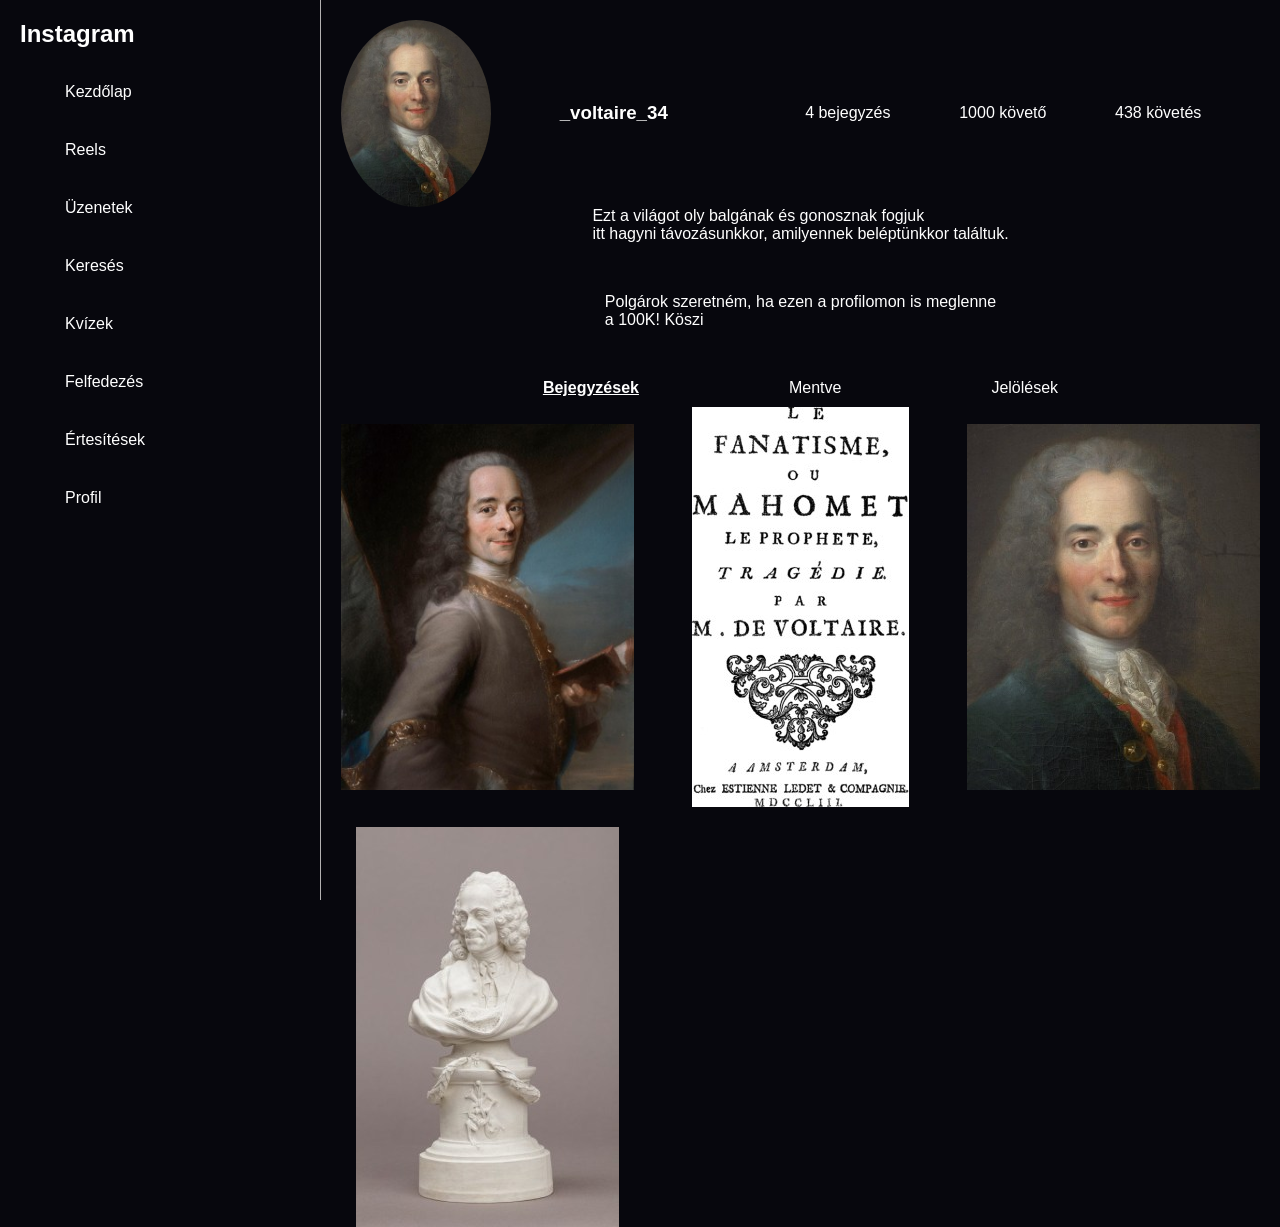
<file: voltaire.html>
<!DOCTYPE html>
<html lang="hu">
<head>
    <meta charset="UTF-8">
    <meta name="description" content="Ez a weboldal egy csoportmunka keretében készült.">
    <meta name="keywords" content="csoportmunka, weboldal, HTML">
    <meta name="author" content="Papp Áron és Kiss Virág">
    <meta name="viewport" content="width=device-width, initial-scale=1.0">
    <title>Felvilágosodás | Csoportmunka</title>
    <link rel="shortcut icon" href="kepek/favicon.png" type="image/x-icon">
    <link rel="stylesheet" href="profil.css">
    <link rel="stylesheet" href="nav.css">
    <link rel="stylesheet" href="alap.css">
    <link rel="stylesheet" href="reszponzivitas.css">
</head>
<body>
    <main>
        <nav>
            <h1>Instagram</h1>
            <ul>
                <li><a href="index.html">Kezdőlap</a></li>
                <li><a href="#">Reels</a></li>
                <li><a href="uzenetek.html">Üzenetek</a></li>
                <li><a href="#">Keresés</a></li>
                <li><a href="kviz.html">Kvízek</a></li>
                <li><a href="#">Felfedezés</a></li>
                <li><a href="#">Értesítések</a></li>
                <li><a href="profil.html">Profil</a></li>
            </ul>
        </nav>
        <article>
            <div class="profilname">
                <img src="kepek/voltaire_600.jpg" alt="profilpic">
                <h3>_voltaire_34</h3><br>
                <p>4 bejegyzés</p>
                <p>1000 követő</p>
                <p>438 követés</p>
            </div>

            <div class="bio">
                <p>Ezt a világot oly balgának és gonosznak fogjuk <br> itt hagyni távozásunkkor, amilyennek beléptünkkor találtuk.</p>
            </div>

            <div class="bio">
                <p>Polgárok szeretném, ha ezen a profilomon is meglenne <br> a 100K! Köszi</p>
            </div>

            <div class="elnevezesek">
                <p><b><u>Bejegyzések</u></b></p>
                <p>Mentve</p>
                <p>Jelölések</p>
            </div>

            <div class="bejegyzesek">
                <img src="kepek/Voltaire_bejegyzes1_600.jpg" alt="">
                <img src="kepek/Voltaire_bejegyzes2_600.jpg" alt="">
                <img src="kepek/Voltaire_bejegyzes3_600.jpg" alt="">
                <img src="kepek/voltaire_statue_600.jpg" alt="">
            </div>
        </article>
    </main>
</body>
</html>
</file>
<file: stilus.css>
main{

    font-family: Arial, sans-serif;
    display: grid;
    grid-template-columns: 1fr 2fr 1fr;
    grid-template-areas: 
        "n a as"
        "n a as"
        "n a as"
        "n a as";
    color: white;
    background-color: rgb(7, 7, 13);
}

.circle .foryou{
    width: 60px;
    height: 60px;
    border-radius: 50%;
    margin-bottom: 5px;
}

.circle img{
    width: 100%;
    padding: 2px;
    background: linear-gradient(45deg, #f09433, #e6683c, #dc2743, #cc2366, #bc1888);
}

.Instagram{
    text-decoration: none;
}

article{
    grid-area: a;
    display: grid;
    justify-content: center;
    padding:20px;
    overflow-y:auto; 
    overflow:hidden; 
    border-left: 1px solid rgb(167, 163, 163);
    height: 100vh;
}

div{
    display: grid;
    align-items: center;
    gap: 10px;
}

.profilok{
    height:200px;
overflow: hidden;
overflow-x: auto;
scrollbar-width: thin;
scrollbar-color: #1b1b1b #000000;
}

.profil_golyo{
    display: grid;
    grid-template-columns: repeat(6, 1fr);
    align-items: center;
    gap: 20px;
    border-bottom: 1px solid rgb(167, 163, 163);
    padding: 20px;
    margin-bottom: 20px;
}

.profilok img{
    width: 50px;
    height: 50px;
    border-radius: 50%;
}

.profilnev{
    display: flex;
    align-items: center;
    gap: 10px;
    padding: 10px;
}

.profilnev img{
    width: 35px;
    height: 35px;
    border-radius: 50%;
}

.fokontent img{
    padding: 0;
    border-radius: px;
    border: 0.5px solid rgb(87, 84, 84);
    max-width: 50%;
}

.kedveles{
    display: grid;
    align-items: center;
    gap: 10px;
    padding: 10px;
}


aside{
    grid-area: as;
    padding: 20px;
    height: 100vh;
}

.javasolt{
    display: grid;
    align-items: center;
    gap: 10px;
    padding: 10px;
}

.javasolt img{
    width: 35px;
    height: 35px;
    border-radius: 50%;
}

.javasolt h2{
    font-size: 20px;
    padding-bottom: 10px;
    margin-bottom: 10px;
}

.javasolt p{
    font-family: 'Outfit', sans-serif;
    font-size: 12px;
    padding-bottom: 10px;
    margin-bottom: 10px;
}

.aside-profil{
    display: flex;
    align-items: center;
    gap: 10px;
    padding: 10px;
}

.aside-profil img{
    width: 35px;
    height: 35px;
    border-radius: 50%;
}
</file>
<file: alap.css>
* {
    margin: 0;
    padding: 0;
    box-sizing: border-box;
}

body{
    font-family: Arial, sans-serif;
    color: white;
    background-color: rgb(7, 7, 13);
}
</file>
<file: nav.css>
nav{
    grid-area: n;
    padding: 10px;
    margin: 10px;
}

nav li{
    list-style: none;
    display: grid;
    margin: 30px ;
    margin-right: 20px;
}

nav ul{
    margin: 10px;
}

nav a{
    text-decoration: none;
    color: white;
    padding: 5px;
}

nav a:hover{
    color: rgb(179, 177, 177);
    background-color: #575454;
    border-radius: 5px;
    padding:  5px;
}


@media screen and (max-width: 950px) {

    main {
        grid-template-columns: 1fr 2fr 1fr; 
        grid-template-areas: 
            "n n n"
            "a a a"
            "as as as"
    }

    nav ul{
        margin: 0;
        padding: 0;
    }

    nav li{
        text-align: center;
    }
}
</file>
<file: reszponzivitas.css>
@media screen and (max-width: 950px) {

    main {
        grid-template-columns: 1fr 2fr 1fr; 
        grid-template-areas: 
            "n n n"
            "a a a"
            "as as as"
    }
}
</file>
<file: profil.css>
main{
    display: grid;
    grid-template-columns: 1fr 3fr;
    grid-template-areas: 
        "n a a a"
        "n a a a"
        "n a a a"
        "n a a a";
}

article{
    grid-area: a;
    display: grid;
    justify-content: center;
    padding: 20px;
    border-left: 1px solid rgb(179, 177, 177);
    height: 100vh;
}

.profilname img{
    width: 100%;
    max-width: 150px;
    border-radius: 50%;
}
.profilname{
    display: grid;
      grid-auto-flow: column;
      align-items: center;
      gap: 10px;
  
}
.profilname .elrendezes{
    gap: 30px;
    display: grid;
    grid-auto-flow: column;
  
}

.elnevezesek{
      display: grid;
    grid-auto-flow: column;
    gap: 150px;
    margin: auto;
}

.bejegyzesek{
    display: grid;
    grid-template-columns:1fr 1fr 1fr;
    padding-top: 10px;
    gap: 20px;
}

.bejegyzesek img{
    border-radius: 0%;
    margin: auto;
    padding: auto;
    max-width: 100%;
    aspect-ratio:0.8;
}

.bio{
    margin: auto;
    padding-bottom: 50px;
}


@media (max-width: 950px) {
   main {
        grid-template-columns: 200px 1fr; 
        grid-template-areas: 
        "n"
        "a";
    }

    .elnevezesek {
        gap: 40px; 
        justify-content: center;
        text-align: center;
    }

    .profilname {
        gap: 20px;
    }

    .profilname img {
        max-width: 120px;
    }

    .profilname .elrendezes {
        gap: 15px;
    }

    .bejegyzesek {
        gap: 10px;
        padding-inline: 10px;
        grid-template-columns:1fr;
        padding-top: 10px;
        gap: 10px;
    }
}
</file>
<file: kviz.css>
main{

    font-family: Arial, sans-serif;
    display: grid;
    grid-template-columns: 1fr 2fr 1fr;
    grid-template-areas: 
        "n f f"
        "n f f"
        "n f f"
        "n f f";
    color: white;

    background-color: rgb(7, 7, 13);
}


form {
    display: grid;
    grid-area: f;
    grid-template-columns: 1fr;
    background-color: rgb(17, 17, 29);
    align-items: start;
    gap: 10px;
    padding: 50px;
    margin: 25px;
    border-radius: 10px;
    box-shadow: 0 2px 5px rgba(0, 0, 0, 0.1);
}

form h1{
    text-align: left;
    padding: 5px;
}

p{
    margin-top: 20px;
}

label{
    display: grid;
    grid-template-columns: 30px 1fr;
    margin-bottom: 10px;
    text-align: left;
}

button {
    background-color: rgb(17, 17, 29);
    color: white;
    border: none;
    padding: 10px 20px;
    width: 100%;
    border-radius: 5px;
    cursor: pointer;
    margin-top: 15px;
    font-size: 16px;
    transition: 0.3s;
}

input[type="radio"] {
    margin: 0;
}


button:hover {
  background: linear-gradient(45deg, #c3b2e8, #9977e2, #6f6094, #362759, #231544);
}


input.correct:checked + span {
    color: #2cbe00;
    font-weight: bold;
}

input:checked:not(.correct) + span {
    color: #ff0000;
    font-weight: bold;
}

input[type="radio"] {
    margin: 0;
    width: 18px;
    height: 18px;
    cursor: pointer;
}


@media screen and (max-width: 950px) {

    main {
        grid-template-columns: 1fr 1fr;  
        grid-template-areas: 
            "n n"
            "f f"
    }
}
</file>
<file: uzenetek.css>
article p{
    background-color: rgba(235, 152, 252, 0.5);
    border: 1px solid  rgba(235, 152, 252, 0.5);
    border-radius: 5px;
    color: black;
}

.text1{
    padding-right: 150px;
    text-align: left;
}

.text2{
    padding-left: 150px;
    text-align: right;
}

article{
    background-image: url(kepek/chathatter.jpg);
    max-width: 100%;
    background-size: cover;
    background-repeat: no-repeat;
}
</file>
